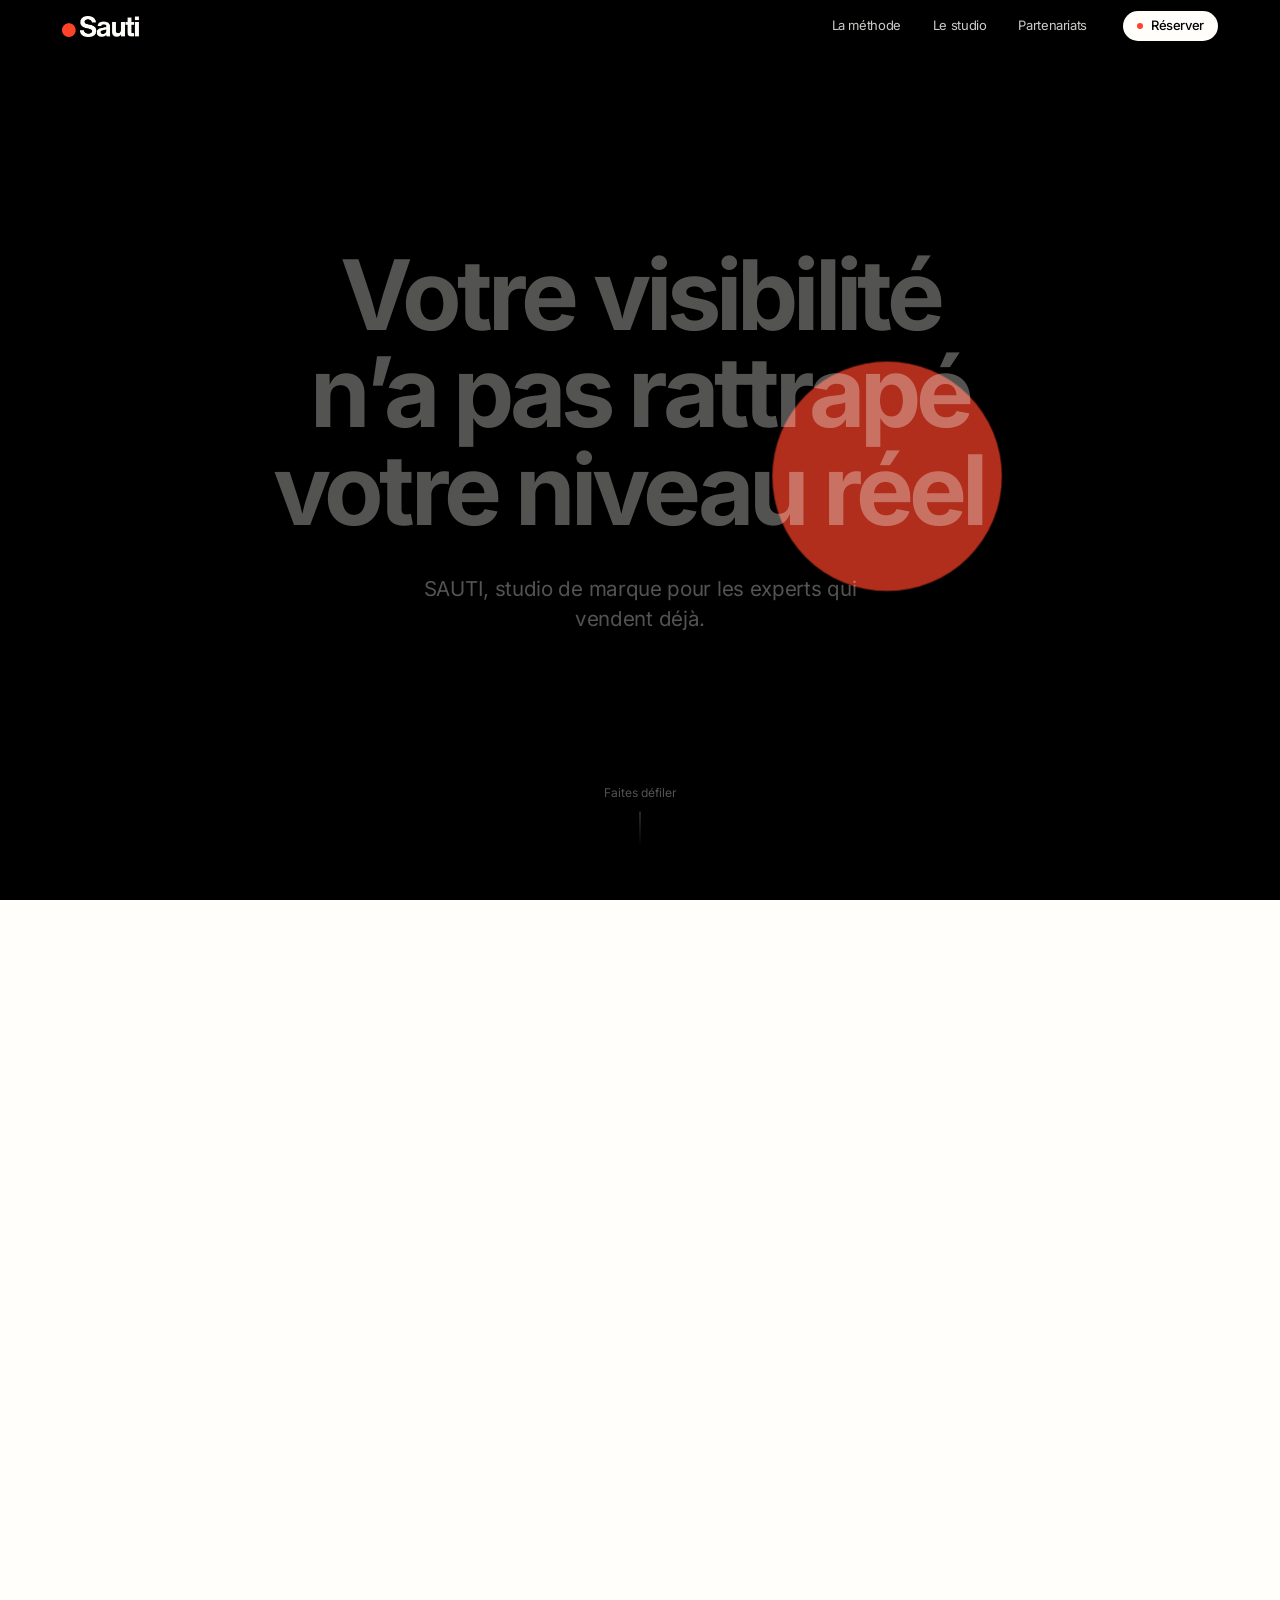
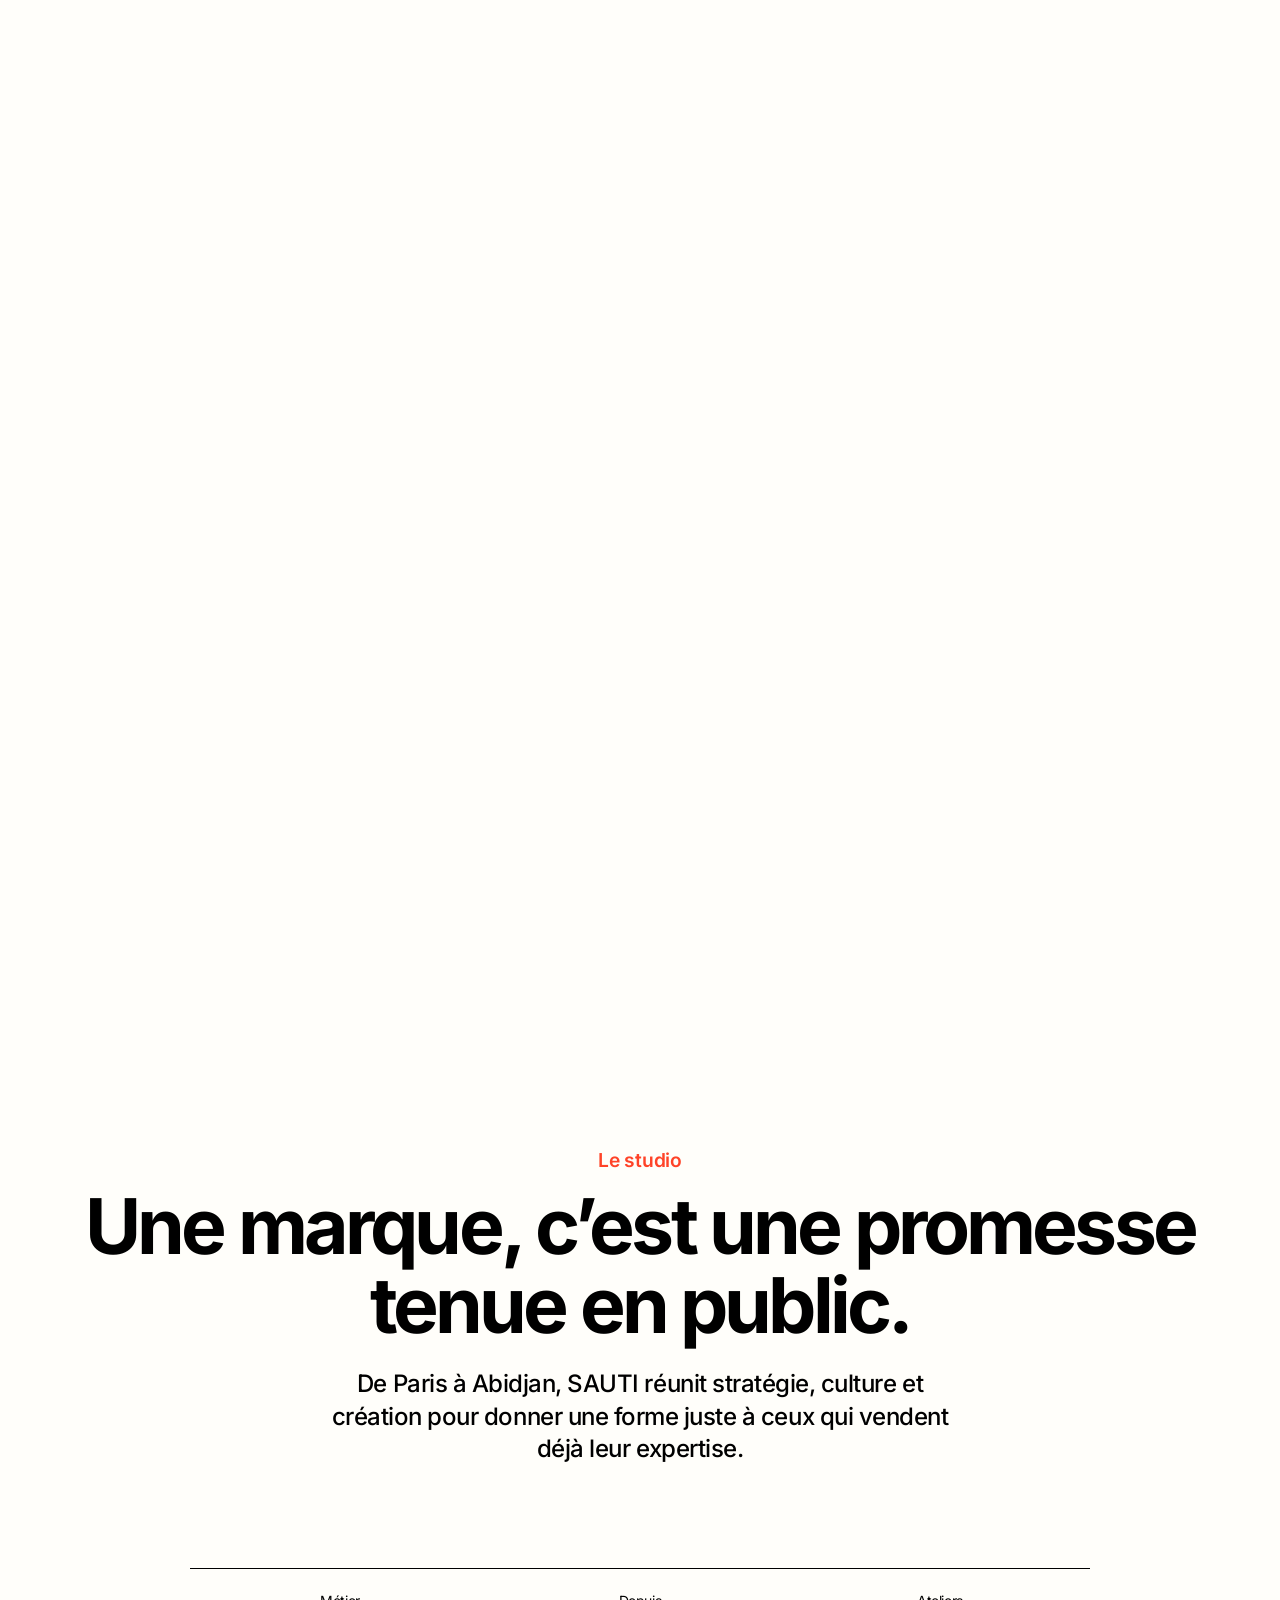
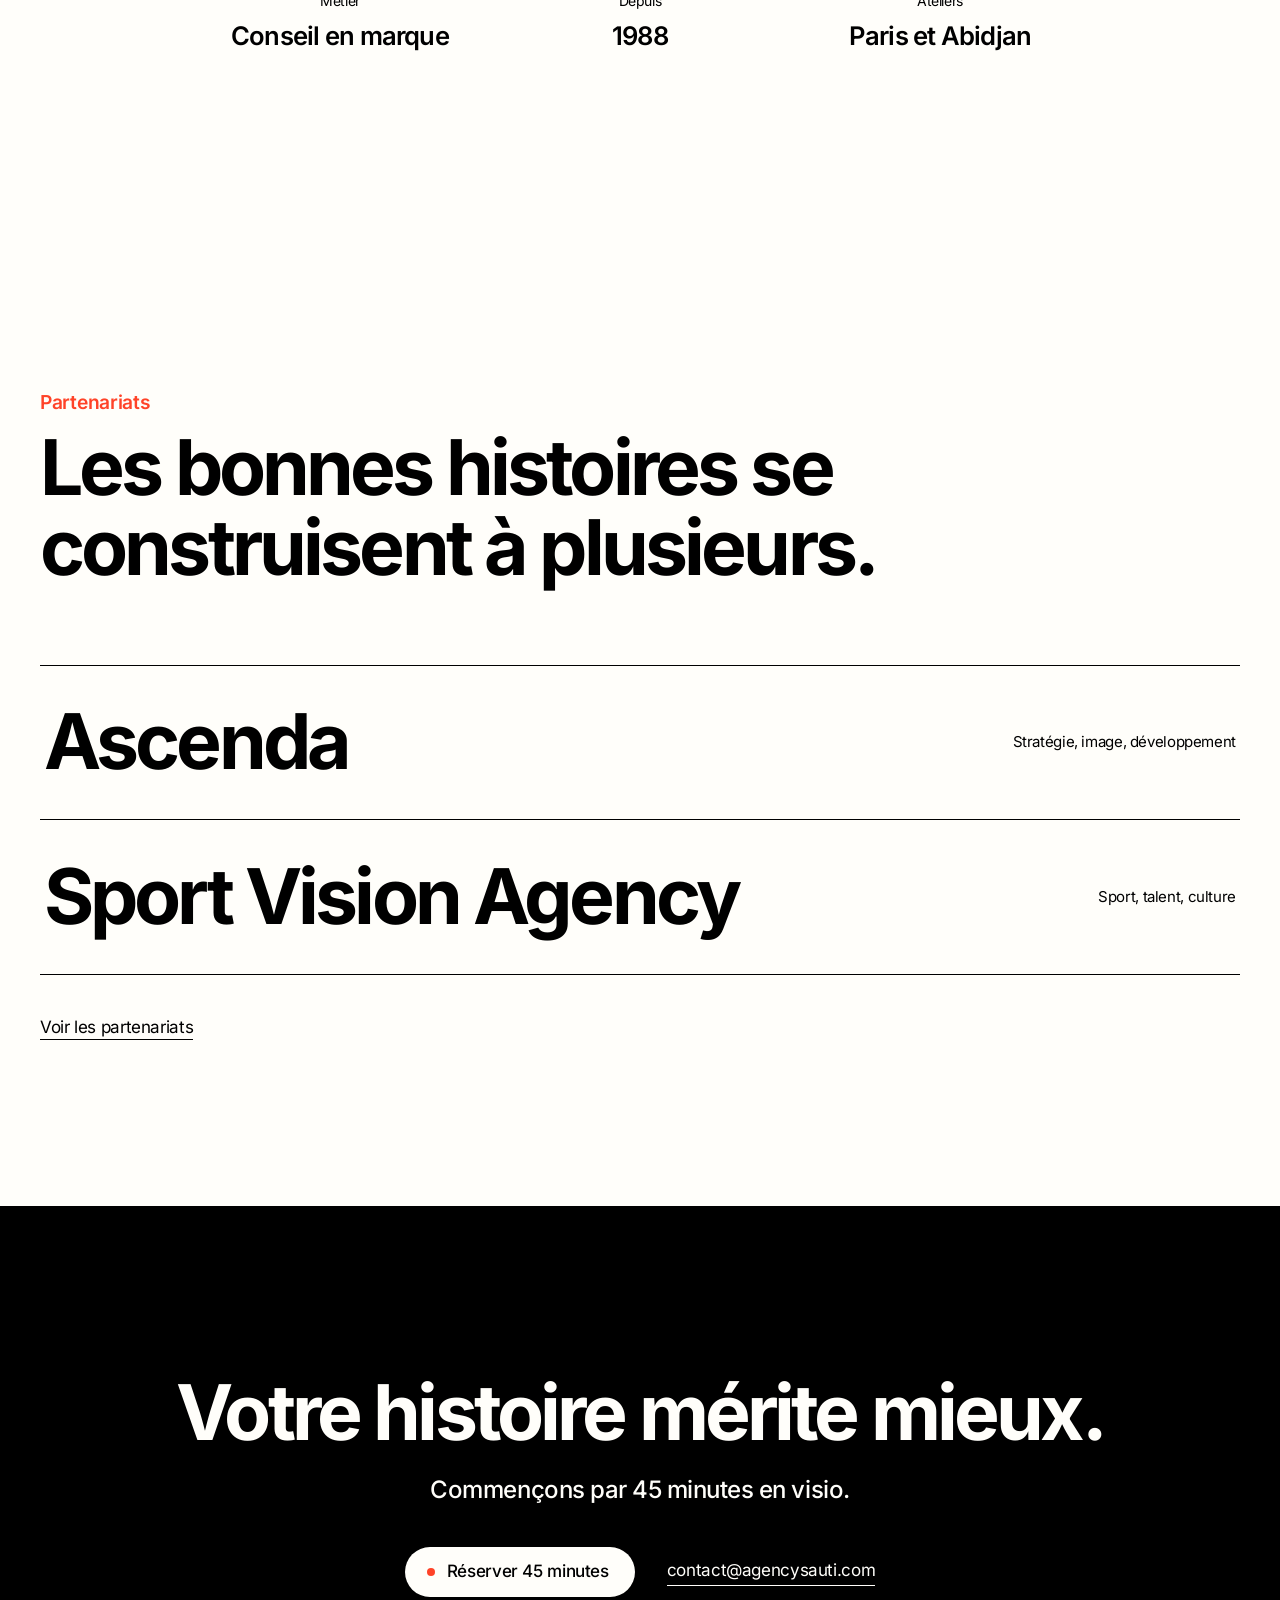
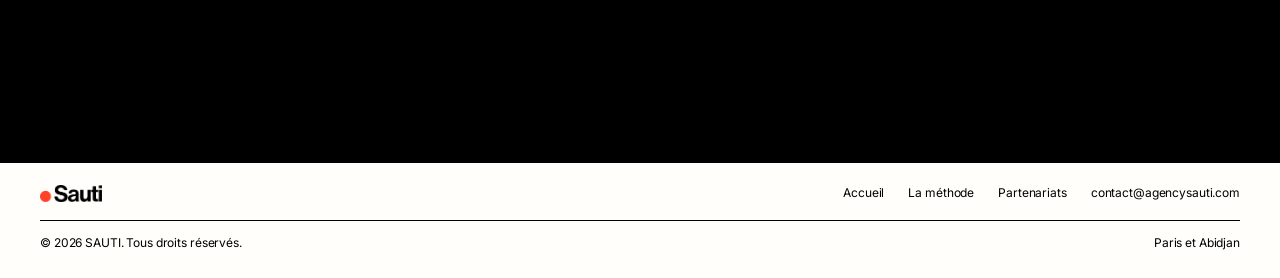
<file: index.html>
<!doctype html>
<html lang="fr">
<head>
<meta charset="utf-8">
<meta name="viewport" content="width=device-width,initial-scale=1,viewport-fit=cover">
<title>SAUTI, studio de marque à Paris et Abidjan</title>
<meta name="description" content="SAUTI aide les consultants, coachs, formateurs et indépendants qui vendent déjà à rendre leur image en ligne aussi forte que leur niveau réel.">
<meta name="theme-color" content="#000000">
<meta property="og:type" content="website">
<meta property="og:title" content="SAUTI, studio de marque">
<meta property="og:description" content="Votre visibilité n’a pas rattrapé votre niveau réel. SAUTI comble l’écart.">
<meta property="og:image" content="og-image.jpg">
<link rel="icon" href="favicon.png" type="image/png">
<link rel="apple-touch-icon" href="apple-touch-icon.png">
<link rel="preload" as="font" type="font/woff2" href="inter-700.woff2" crossorigin>
<link rel="preload" as="font" type="font/woff2" href="inter-600.woff2" crossorigin>
<link rel="stylesheet" href="style.css">
<script>if(!matchMedia('(prefers-reduced-motion: reduce)').matches)document.documentElement.classList.add('motion')</script>
</head>
<body>
<a class="skip" href="#contenu">Aller au contenu</a>
<header class="nav is-clear" id="nav">
  <div class="nav-in">
    <a class="brand" href="index.html" aria-label="SAUTI, accueil">
      <img class="on-dark" src="logo-cream.png" width="565" height="155" alt="">
      <img class="on-light" src="logo-dark.png" width="565" height="155" alt="">
    </a>
    <nav class="links" aria-label="Navigation principale">
      <a href="#methode">La méthode</a>
      <a href="#studio">Le studio</a>
      <a href="partenariats.html">Partenariats</a>
    </nav>
    <a class="nav-cta" href="#contact"><span>Réserver</span></a>
    <button class="burger" id="burger" type="button" aria-expanded="false" aria-controls="menu" aria-label="Ouvrir le menu"><i></i><i></i></button>
  </div>
</header>
<div class="menu" id="menu" aria-label="Menu">
  <a href="#methode">La méthode</a>
  <a href="#studio">Le studio</a>
  <a href="partenariats.html">Partenariats</a>
  <a href="#contact">Contact</a>
  <a class="menu-cta" href="mailto:contact@agencysauti.com?subject=R%C3%A9server%2045%20minutes%20avec%20SAUTI">Réserver 45 minutes</a>
</div>

<main id="contenu">
  <section class="story" id="story" data-nav="dark" aria-label="L’histoire SAUTI">
    <div class="stage" id="stage">
      <div class="fx grid-l" id="gridL" aria-hidden="true"></div>
      <div class="fx grid-d" id="gridD" aria-hidden="true"></div>
      <div class="fx rings" id="rings" aria-hidden="true"><svg viewBox="0 0 100 100"><circle cx="50" cy="50" r="49"/><circle cx="50" cy="50" r="40"/><circle cx="58" cy="44" r="31"/></svg></div>
      <div class="dot" id="dot" aria-hidden="true"></div>

      <div class="scene s-intro" data-scene="intro">
        <h1><span class="ln">Votre visibilité</span> <span class="ln">n’a pas rattrapé</span> <span class="ln">votre niveau réel<span class="anchor period" data-anchor="intro" aria-hidden="true"></span><span class="sr">.</span></span></h1>
        <p class="intro-sub">SAUTI, studio de marque pour les experts qui vendent déjà.</p>
        <p class="hint" aria-hidden="true">Faites défiler</p>
      </div>

      <div class="scene s-red" data-scene="red">
        <div class="lines">
          <p class="line" data-line="1">Vous vendez bien, par recommandation.</p>
          <p class="line" data-line="2">Mais en ligne, votre nom ne dit rien.</p>
        </div>
      </div>

      <div class="scene s-who" data-scene="who">
        <div class="who">
          <div>
            <h2>Pour qui c’est fait&nbsp;?</h2>
            <p class="who-note"><b>Vous vendez déjà.</b> Souvent 3&nbsp;000&nbsp;€ et plus par mission. Il manque une image à la hauteur.</p>
          </div>
          <ul class="who-list">
            <li><span class="anchor mark" data-anchor="who"></span>Consultants</li>
            <li><span class="anchor mark" data-anchor="who"></span>Freelances</li>
            <li><span class="anchor mark" data-anchor="who"></span>Coachs</li>
            <li><span class="anchor mark" data-anchor="who"></span>Formateurs</li>
            <li><span class="anchor mark" data-anchor="who"></span>Solopreneurs</li>
          </ul>
        </div>
      </div>

      <div class="scene s-method" data-scene="method" id="methode">
        <div class="method">
          <div>
            <h2>La méthode.</h2>
            <div class="st-wrap">
              <div class="st"><span class="k">Étape 1 sur 6</span><h3>Diagnostic</h3><p>On mesure l’écart entre votre niveau réel et ce que l’on voit de vous en ligne.</p></div>
              <div class="st"><span class="k">Étape 2 sur 6</span><h3>Message et voix</h3><p>Ce que vous faites, pour qui, et pourquoi vous. Avec vos mots.</p></div>
              <div class="st"><span class="k">Étape 3 sur 6</span><h3>Construction</h3><p>Identité, site, supports. Chaque élément porte ce message.</p></div>
              <div class="st"><span class="k">Étape 4 sur 6</span><h3>Production et diffusion</h3><p>Images, films, contenus. Publiés là où vos futurs clients vous cherchent.</p></div>
              <div class="st"><span class="k">Étape 5 sur 6</span><h3>Mesure</h3><p>On suit ce qui fonctionne. On corrige ce qui ne fonctionne pas.</p></div>
              <div class="st"><span class="k">Étape 6 sur 6</span><h3>Conversion</h3><p>La visibilité vous amène les bonnes personnes.</p></div>
            </div>
          </div>
          <div class="wheel" aria-hidden="true">
            <svg viewBox="0 0 200 200" id="wheel"></svg>
            <div class="hub"><span class="anchor" data-anchor="hub"></span><span>Sauti</span></div>
          </div>
        </div>
      </div>

      <div class="scene s-call" data-scene="call">
        <h2>On en parle&nbsp;?</h2>
        <p>45 minutes en visio pour regarder votre situation et voir si SAUTI est la bonne réponse.</p>
        <a class="pill ink" href="mailto:contact@agencysauti.com?subject=R%C3%A9server%2045%20minutes%20avec%20SAUTI"><span class="bdot anchor" data-anchor="call"></span>Réserver 45 minutes</a>
      </div>

      <div class="scene s-end" data-scene="end">
        <div class="endmark">
          <span class="anchor" data-anchor="end"></span>
          <img src="logo-word-dark.png" width="434" height="155" alt="SAUTI">
        </div>
        <p class="end-meta"><span>Brand specialist consulting</span><span>Paris et Abidjan</span></p>
      </div>
    </div>
  </section>

  <section class="sec white center" id="studio" data-nav="light" aria-labelledby="studio-t">
    <div class="sec-in">
      <p class="kicker">Le studio</p>
      <h2 class="big" id="studio-t">Une marque, c’est une promesse tenue en public.</h2>
      <p class="lead">De Paris à Abidjan, SAUTI réunit stratégie, culture et création pour donner une forme juste à ceux qui vendent déjà leur expertise.</p>
      <dl class="facts">
        <div><dt>Métier</dt><dd>Conseil en marque</dd></div>
        <div><dt>Depuis</dt><dd>1988</dd></div>
        <div><dt>Ateliers</dt><dd>Paris et Abidjan</dd></div>
      </dl>
    </div>
  </section>

  <section class="sec grey" data-nav="light" aria-labelledby="part-t">
    <div class="sec-in">
      <p class="kicker">Partenariats</p>
      <h2 class="big" id="part-t">Les bonnes histoires se construisent à plusieurs.</h2>
      <div class="p-rows">
        <a class="p-row" href="partenariats.html#ascenda"><span class="name">Ascenda</span><span class="role">Stratégie, image, développement</span></a>
        <a class="p-row" href="partenariats.html#sport-vision-agency"><span class="name">Sport Vision Agency</span><span class="role">Sport, talent, culture</span></a>
      </div>
      <p class="sec-foot"><a class="link" href="partenariats.html">Voir les partenariats</a></p>
    </div>
  </section>

  <section class="sec dark center" id="contact" data-nav="dark" aria-labelledby="cta-t">
    <div class="sec-in">
      <h2 class="big" id="cta-t">Votre histoire mérite mieux.</h2>
      <p class="lead">Commençons par 45 minutes en visio.</p>
      <div class="cta-actions">
        <a class="pill cream" href="mailto:contact@agencysauti.com?subject=R%C3%A9server%2045%20minutes%20avec%20SAUTI"><span class="bdot"></span>Réserver 45 minutes</a>
        <a class="link" href="mailto:contact@agencysauti.com">contact@agencysauti.com</a>
      </div>
    </div>
  </section>
</main>

<footer class="foot" data-nav="light">
  <div class="foot-in">
    <div class="foot-top">
      <a href="index.html" aria-label="SAUTI, accueil"><img src="logo-dark.png" width="565" height="155" alt="SAUTI" loading="lazy"></a>
      <div class="foot-links"><a href="index.html">Accueil</a><a href="#methode">La méthode</a><a href="partenariats.html">Partenariats</a><a href="mailto:contact@agencysauti.com">contact@agencysauti.com</a></div>
    </div>
    <div class="foot-bot"><span>© <span class="year">2026</span> SAUTI. Tous droits réservés.</span><span>Paris et Abidjan</span></div>
  </div>
</footer>
<script src="script.js" defer></script>
</body>
</html>
</file>
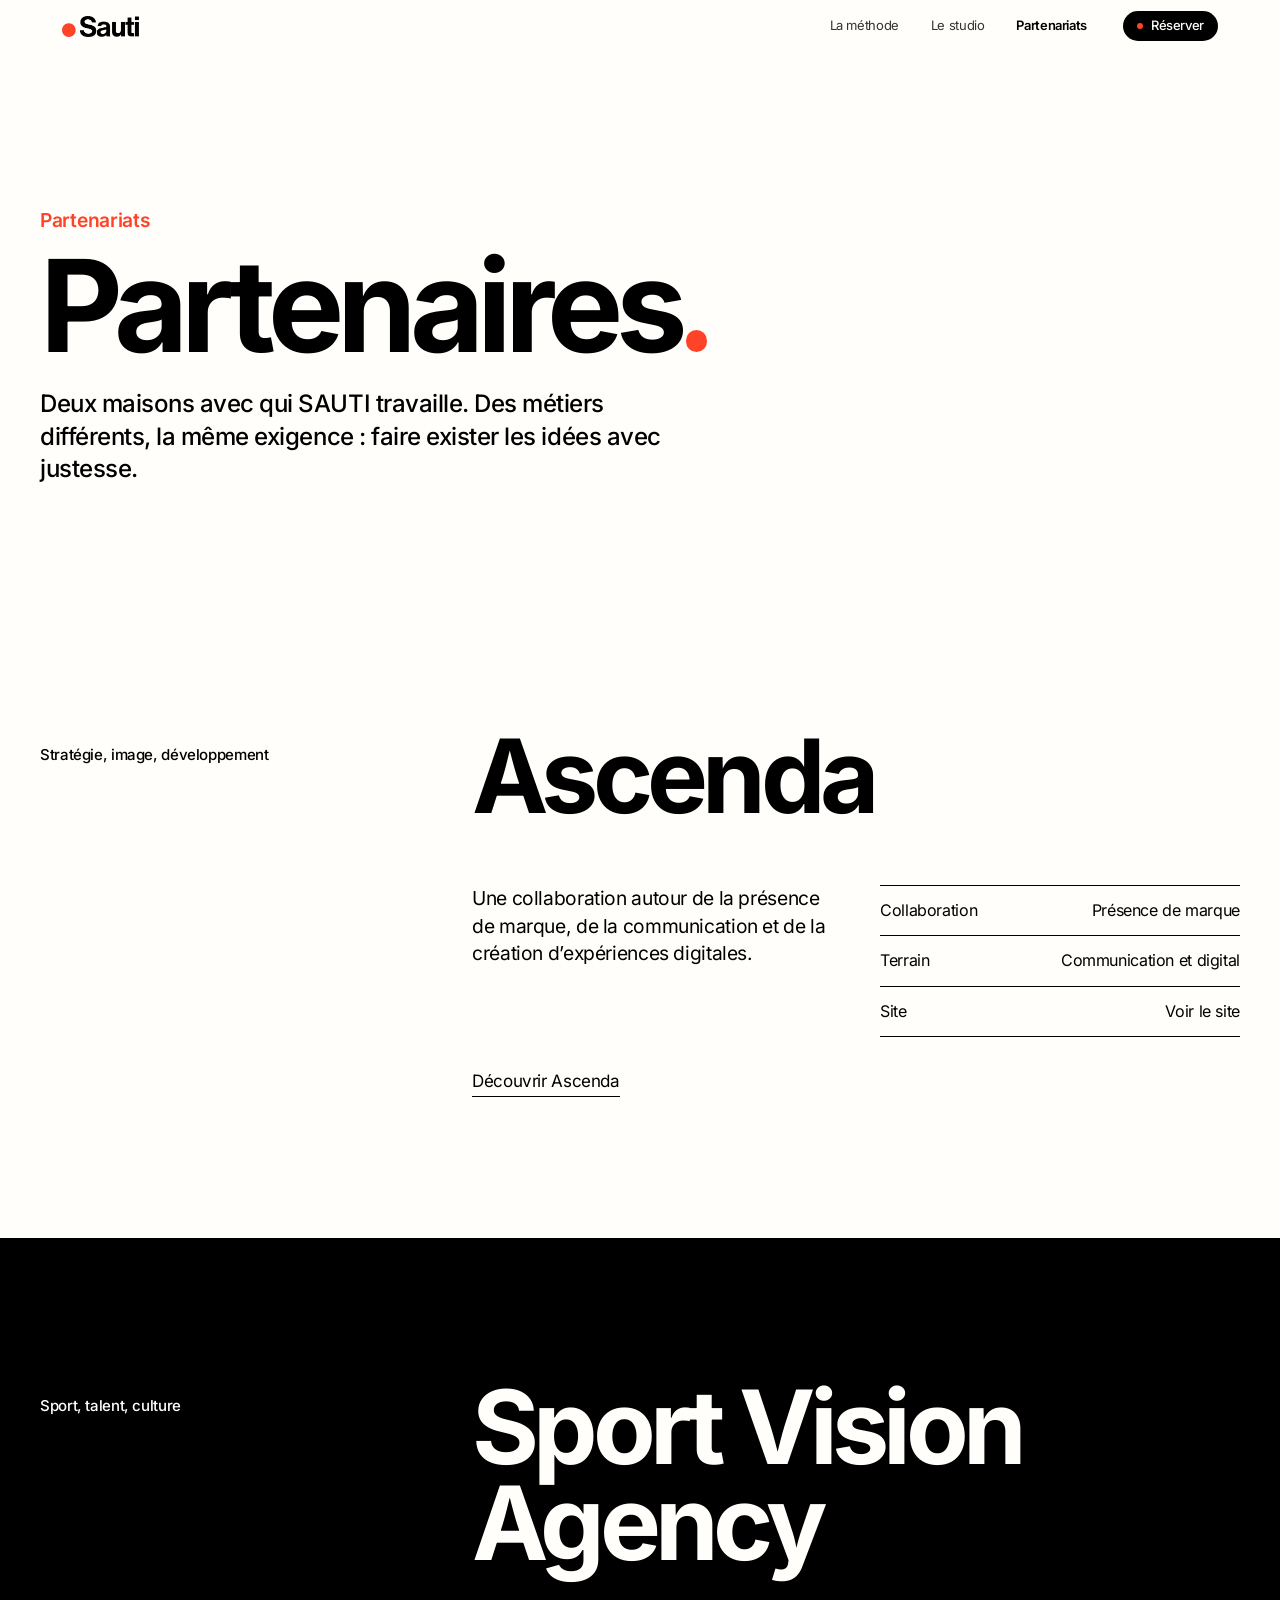
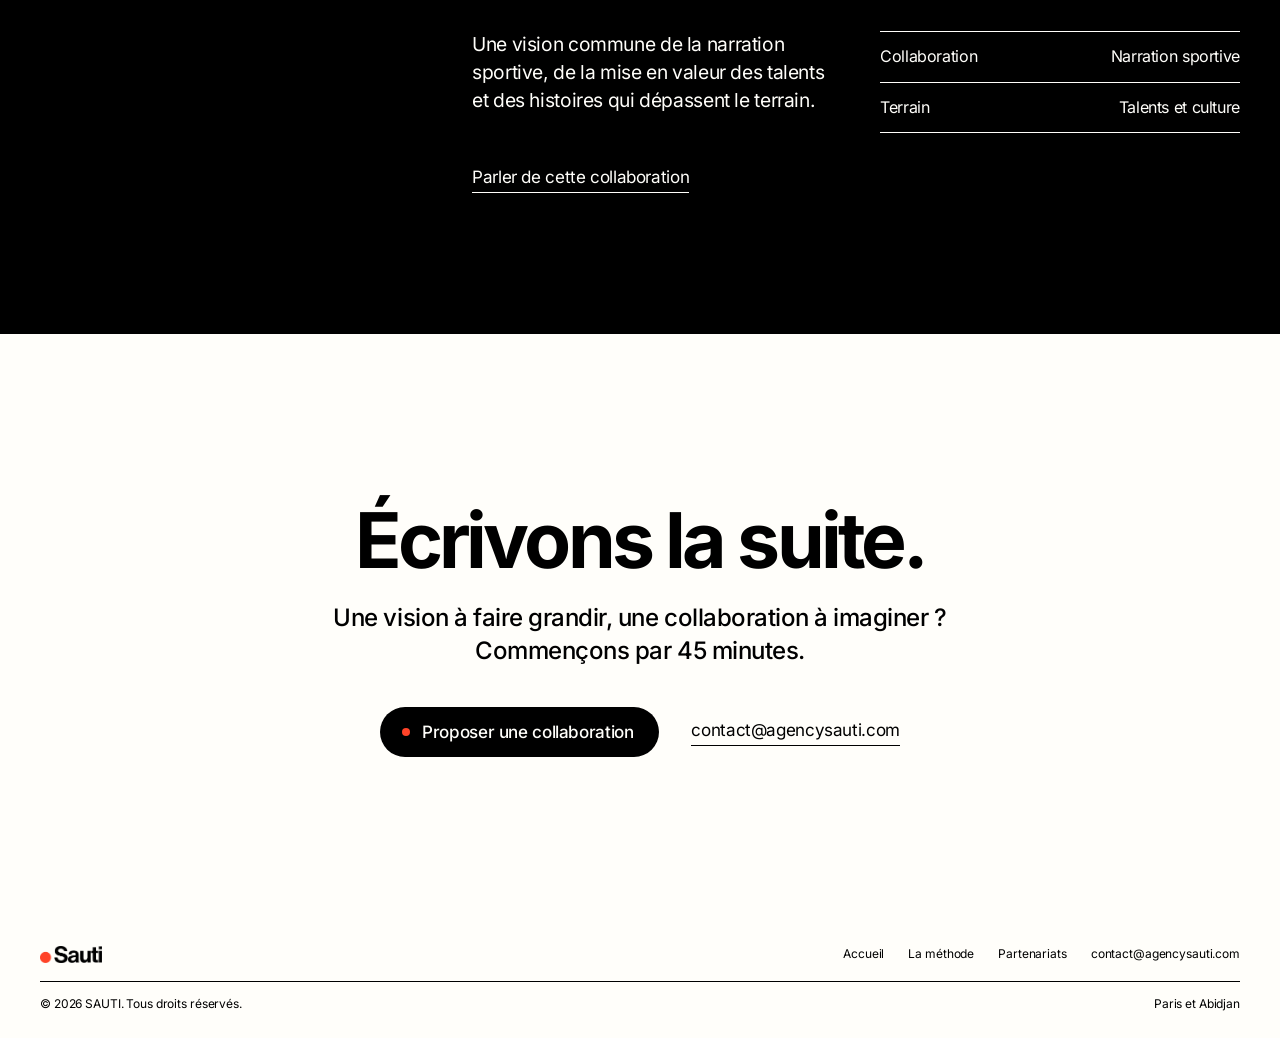
<file: partenariats.html>
<!doctype html>
<html lang="fr">
<head>
<meta charset="utf-8">
<meta name="viewport" content="width=device-width,initial-scale=1,viewport-fit=cover">
<title>Partenariats SAUTI</title>
<meta name="description" content="Les partenaires de SAUTI : Ascenda et Sport Vision Agency.">
<meta name="theme-color" content="#fffefa">
<meta property="og:type" content="website">
<meta property="og:title" content="Partenariats SAUTI">
<meta property="og:image" content="og-image.jpg">
<link rel="icon" href="favicon.png" type="image/png">
<link rel="apple-touch-icon" href="apple-touch-icon.png">
<link rel="preload" as="font" type="font/woff2" href="inter-700.woff2" crossorigin>
<link rel="stylesheet" href="style.css">
</head>
<body>
<a class="skip" href="#contenu">Aller au contenu</a>
<header class="nav is-light" id="nav">
  <div class="nav-in">
    <a class="brand" href="index.html" aria-label="SAUTI, accueil">
      <img class="on-dark" src="logo-cream.png" width="565" height="155" alt="">
      <img class="on-light" src="logo-dark.png" width="565" height="155" alt="">
    </a>
    <nav class="links" aria-label="Navigation principale">
      <a href="index.html#methode">La méthode</a>
      <a href="index.html#studio">Le studio</a>
      <a href="partenariats.html" aria-current="page">Partenariats</a>
    </nav>
    <a class="nav-cta" href="#contact"><span>Réserver</span></a>
    <button class="burger" id="burger" type="button" aria-expanded="false" aria-controls="menu" aria-label="Ouvrir le menu"><i></i><i></i></button>
  </div>
</header>
<div class="menu" id="menu" aria-label="Menu">
  <a href="index.html#methode">La méthode</a>
  <a href="index.html#studio">Le studio</a>
  <a href="partenariats.html" aria-current="page">Partenariats</a>
  <a href="#contact">Contact</a>
  <a class="menu-cta" href="mailto:contact@agencysauti.com?subject=R%C3%A9server%2045%20minutes%20avec%20SAUTI">Réserver 45 minutes</a>
</div>

<main id="contenu">
  <section class="p-hero" data-nav="light">
    <div class="sec-in">
      <p class="kicker">Partenariats</p>
      <h1>Partenaires<span class="anchor" aria-hidden="true"></span></h1>
      <p class="lead" style="margin-left:0">Deux maisons avec qui SAUTI travaille. Des métiers différents, la même exigence : faire exister les idées avec justesse.</p>
    </div>
  </section>

  <section class="partner grey" id="ascenda" data-nav="light" aria-labelledby="ascenda-t">
    <div class="partner-grid">
      <p class="tag">Stratégie, image, développement</p>
      <div>
        <h2 id="ascenda-t">Ascenda</h2>
        <div class="partner-cols">
          <p>Une collaboration autour de la présence de marque, de la communication et de la création d’expériences digitales.</p>
          <dl>
            <div><dt>Collaboration</dt><dd>Présence de marque</dd></div>
            <div><dt>Terrain</dt><dd>Communication et digital</dd></div>
            <div><dt>Site</dt><dd><a href="https://ascenda-management.com/" target="_blank" rel="noopener">Voir le site</a></dd></div>
          </dl>
        </div>
        <a class="link" href="https://ascenda-management.com/" target="_blank" rel="noopener">Découvrir Ascenda</a>
      </div>
    </div>
  </section>

  <section class="partner dark" id="sport-vision-agency" data-nav="dark" aria-labelledby="sva-t">
    <div class="partner-grid">
      <p class="tag">Sport, talent, culture</p>
      <div>
        <h2 id="sva-t">Sport Vision Agency</h2>
        <div class="partner-cols">
          <p>Une vision commune de la narration sportive, de la mise en valeur des talents et des histoires qui dépassent le terrain.</p>
          <dl>
            <div><dt>Collaboration</dt><dd>Narration sportive</dd></div>
            <div><dt>Terrain</dt><dd>Talents et culture</dd></div>
          </dl>
        </div>
        <a class="link" href="mailto:contact@agencysauti.com?subject=Sport%20Vision%20Agency%20et%20SAUTI">Parler de cette collaboration</a>
      </div>
    </div>
  </section>

  <section class="sec white center" id="contact" data-nav="light" aria-labelledby="cta-t">
    <div class="sec-in">
      <h2 class="big" id="cta-t">Écrivons la suite.</h2>
      <p class="lead">Une vision à faire grandir, une collaboration à imaginer ? Commençons par 45 minutes.</p>
      <div class="cta-actions">
        <a class="pill ink" href="mailto:contact@agencysauti.com?subject=Collaboration%20avec%20SAUTI"><span class="bdot"></span>Proposer une collaboration</a>
        <a class="link" href="mailto:contact@agencysauti.com">contact@agencysauti.com</a>
      </div>
    </div>
  </section>
</main>

<footer class="foot" data-nav="light">
  <div class="foot-in">
    <div class="foot-top">
      <a href="index.html" aria-label="SAUTI, accueil"><img src="logo-dark.png" width="565" height="155" alt="SAUTI" loading="lazy"></a>
      <div class="foot-links"><a href="index.html">Accueil</a><a href="index.html#methode">La méthode</a><a href="partenariats.html">Partenariats</a><a href="mailto:contact@agencysauti.com">contact@agencysauti.com</a></div>
    </div>
    <div class="foot-bot"><span>© <span class="year">2026</span> SAUTI. Tous droits réservés.</span><span>Paris et Abidjan</span></div>
  </div>
</footer>
<script src="script.js" defer></script>
</body>
</html>
</file>
<file: style.css>
@font-face{font-family:"Inter";font-style:normal;font-weight:400;font-display:swap;src:url("inter-400.woff2") format("woff2")}
@font-face{font-family:"Inter";font-style:normal;font-weight:500;font-display:swap;src:url("inter-500.woff2") format("woff2")}
@font-face{font-family:"Inter";font-style:normal;font-weight:600;font-display:swap;src:url("inter-600.woff2") format("woff2")}
@font-face{font-family:"Inter";font-style:normal;font-weight:700;font-display:swap;src:url("inter-700.woff2") format("woff2")}
:root{
  --char:#000000;
  --red:#ff4328;
  --cream:#fffefa;
  --ink:#000000;
  --grey:#fffefa;
  --white:#fffefa;
  --orange:#ff4328;
  --sub:#000000;
  --sub-d:#fffefa;
  --line:#000000;
  --pad:max(22px,env(safe-area-inset-left));
  --max:1200px;
  --nav:52px;
  --ease:cubic-bezier(.22,.8,.2,1);
  --font:-apple-system,BlinkMacSystemFont,"SF Pro Display","SF Pro Text","Inter","Helvetica Neue",Arial,sans-serif;
}
*,*::before,*::after{box-sizing:border-box}
html{-webkit-text-size-adjust:100%;scroll-padding-top:var(--nav)}
body{margin:0;background:var(--white);color:var(--ink);font-family:var(--font);font-size:17px;line-height:1.47;letter-spacing:-.022em;-webkit-font-smoothing:antialiased;-moz-osx-font-smoothing:grayscale;text-rendering:optimizeLegibility;overflow-x:clip}
body.menu-open{overflow:hidden}
img{display:block;max-width:100%}
a{color:inherit;text-decoration:none}
button{font:inherit;color:inherit;background:none;border:0;padding:0;cursor:pointer}
h1,h2,h3,p,ul,ol{margin:0}
ul,ol{padding:0;list-style:none}
:focus-visible{outline:2px solid var(--orange);outline-offset:4px;border-radius:4px}
.skip{position:absolute;left:12px;top:-60px;z-index:100;background:var(--ink);color:var(--white);padding:10px 16px;font-size:15px;border-radius:8px}
.skip:focus{top:12px}
.sr{position:absolute;width:1px;height:1px;overflow:hidden;clip:rect(0 0 0 0);white-space:nowrap}

.nav{position:fixed;inset:0 0 auto;z-index:60;height:var(--nav);color:var(--cream);transition:color .4s var(--ease),background-color .4s var(--ease)}
.nav::after{content:"";position:absolute;inset:auto 0 0;height:1px;background:currentColor;opacity:0;transition:opacity .4s}
.nav.is-scrolled{background:rgba(0,0,0,.82);-webkit-backdrop-filter:saturate(180%) blur(20px);backdrop-filter:saturate(180%) blur(20px)}
.nav.is-scrolled::after{opacity:.1}
.nav.is-light{color:var(--ink)}
.nav.is-light.is-scrolled{background:rgba(255,254,250,.86)}
.nav.is-clear,.nav.is-clear.is-scrolled,.nav.is-light.is-clear.is-scrolled{background:transparent;-webkit-backdrop-filter:none;backdrop-filter:none}
.nav.is-clear::after{opacity:0}
.nav-in{max-width:var(--max);height:100%;margin:0 auto;padding:0 var(--pad);display:flex;align-items:center;gap:36px}
.brand{position:relative;display:block;width:77px;height:21px;flex:none}
.brand img{position:absolute;inset:0;width:100%;height:100%;object-fit:contain;object-position:left center;transition:opacity .4s var(--ease)}
.brand .on-light{opacity:0}
.is-light .brand .on-light{opacity:1}
.is-light .brand .on-dark{opacity:0}
.links{display:flex;gap:32px;margin-left:auto;font-size:13px}
.links a{opacity:.8;transition:opacity .2s}
.links a:hover,.links a[aria-current=page]{opacity:1}
.links a[aria-current=page]{font-weight:600}
.nav-cta{display:inline-flex;align-items:center;gap:8px;height:30px;padding:0 14px;border-radius:15px;background:currentColor;font-size:13px;font-weight:500}
.nav-cta span{color:var(--char)}
.is-light .nav-cta span{color:var(--white)}
.nav-cta::before{content:"";width:6px;height:6px;border-radius:50%;background:var(--orange)}
.burger{display:none;width:44px;height:44px;margin-left:auto;margin-right:-12px;position:relative}
.burger i{position:absolute;left:13px;right:13px;height:1.5px;background:currentColor;transition:transform .4s var(--ease),top .4s var(--ease)}
.burger i:first-child{top:18px}
.burger i:last-child{top:25px}
.burger[aria-expanded=true] i:first-child{top:21.5px;transform:rotate(45deg)}
.burger[aria-expanded=true] i:last-child{top:21.5px;transform:rotate(-45deg)}
.menu{position:fixed;inset:0;z-index:55;background:var(--char);color:var(--cream);padding:calc(var(--nav) + 28px) var(--pad) 36px;display:flex;flex-direction:column;visibility:hidden;opacity:0;transition:opacity .35s var(--ease),visibility 0s linear .35s}
.menu-open .menu{visibility:visible;opacity:1;transition:opacity .35s var(--ease)}
.menu a{font-size:32px;font-weight:600;letter-spacing:-.035em;padding:10px 0;transform:translateY(-8px);opacity:0;transition:transform .45s var(--ease),opacity .45s var(--ease)}
.menu-open .menu a{transform:none;opacity:1}
.menu-open .menu a:nth-child(2){transition-delay:.04s}
.menu-open .menu a:nth-child(3){transition-delay:.08s}
.menu-open .menu a:nth-child(4){transition-delay:.12s}
.menu .menu-cta{margin-top:auto;font-size:19px;display:flex;align-items:center;gap:12px;letter-spacing:-.01em}
.menu .menu-cta::before{content:"";width:9px;height:9px;border-radius:50%;background:var(--orange)}
.menu-open .nav{color:var(--cream);background:transparent;-webkit-backdrop-filter:none;backdrop-filter:none}
.menu-open .nav::after{opacity:0}
.menu-open .nav .brand .on-light{opacity:0}
.menu-open .nav .brand .on-dark{opacity:1}

.pill{display:inline-flex;align-items:center;justify-content:center;gap:12px;height:50px;padding:0 26px 0 22px;border-radius:25px;font-size:17px;font-weight:500;white-space:nowrap;transition:transform .3s var(--ease),background-color .3s}
.pill:active{transform:scale(.97)}
.pill.ink{background:var(--ink);color:var(--white)}
.pill.ink:hover{background:var(--ink)}
.pill.cream{background:var(--cream);color:var(--ink)}
.pill.cream:hover{background:var(--white)}
.pill .bdot{width:8px;height:8px;border-radius:50%;background:var(--orange);flex:none}
.link{color:inherit;font-size:17px;white-space:nowrap;border-bottom:1px solid currentColor;padding-bottom:2px;transition:opacity .2s}
.link:hover{opacity:.65}

.story{position:relative;color:var(--cream)}
.stage{position:relative}
.dot,.fx{display:none}
.scene{position:relative;min-height:100svh;display:flex;align-items:center;justify-content:center;padding:calc(var(--nav) + 48px) var(--pad) 72px;background:var(--bg,var(--char));color:var(--fg,var(--cream))}
.s-intro{--bg:var(--char)}
.s-red{--bg:var(--red);--fg:var(--white)}
.s-who{--bg:var(--char)}
.s-method{--bg:var(--cream);--fg:var(--ink)}
.s-call{--bg:var(--cream);--fg:var(--ink)}
.s-end{--bg:var(--cream);--fg:var(--ink)}
.anchor{display:inline-block;border-radius:50%;background:var(--orange)}

.s-intro{flex-direction:column;text-align:center}
.s-intro h1{font-size:clamp(42px,7.6vw,112px);line-height:1;letter-spacing:-.05em;font-weight:700;max-width:12ch}
.s-intro h1 .ln{display:block}
.s-intro .period{width:.19em;height:.19em;margin-left:.05em;vertical-align:baseline}
.s-intro .intro-sub{margin-top:clamp(24px,3vw,36px);font-size:clamp(17px,1.6vw,21px);color:var(--sub-d);letter-spacing:-.015em;max-width:34ch}
.hint{position:absolute;left:50%;bottom:28px;transform:translateX(-50%);display:flex;flex-direction:column;align-items:center;gap:10px;font-size:12px;color:var(--sub-d);letter-spacing:0}
.hint::after{content:"";width:1px;height:36px;background:linear-gradient(currentColor,transparent);animation:drip 2.2s var(--ease) infinite}
@keyframes drip{0%{transform:scaleY(0);transform-origin:top}45%{transform:scaleY(1);transform-origin:top}55%{transform:scaleY(1);transform-origin:bottom}100%{transform:scaleY(0);transform-origin:bottom}}

.s-red{text-align:left}
.s-red .lines{position:relative;width:min(100%,1000px)}
.s-red .line{font-size:clamp(40px,6.6vw,96px);line-height:1.02;letter-spacing:-.048em;font-weight:600}
.s-red .line+.line{margin-top:.6em}

.s-who .who{width:min(100%,var(--max));display:grid;grid-template-columns:1fr 1fr;gap:40px 64px;align-items:center}
.s-who h2{font-size:clamp(44px,6.4vw,92px);line-height:.98;letter-spacing:-.05em;font-weight:700}
.s-who .who-note{margin-top:28px;font-size:clamp(17px,1.5vw,20px);color:var(--sub-d);max-width:30ch}
.s-who .who-note b{color:var(--cream);font-weight:600}
.who-list li{display:flex;align-items:center;gap:22px;padding:clamp(10px,1.4vw,16px) 0;font-size:clamp(30px,3.8vw,54px);line-height:1.05;letter-spacing:-.04em;font-weight:600;transition:opacity .45s var(--ease),transform .45s var(--ease)}
.who-list .mark{width:14px;height:14px;flex:none}

.s-method{flex-direction:column}
.method{width:min(100%,var(--max));display:grid;grid-template-columns:5fr 6fr;gap:40px 64px;align-items:center}
.method h2{font-size:clamp(44px,6.4vw,92px);line-height:.98;letter-spacing:-.05em;font-weight:700}
.st-wrap{position:relative;margin-top:clamp(28px,4vw,48px)}
.st{padding:18px 0;border-top:1px solid var(--ink)}
.st .k{font-size:14px;font-weight:600;color:var(--red);font-variant-numeric:tabular-nums}
.st h3{margin-top:6px;font-size:clamp(26px,2.8vw,40px);line-height:1.05;letter-spacing:-.04em;font-weight:600}
.st p{margin-top:10px;font-size:clamp(16px,1.3vw,19px);line-height:1.45;color:var(--ink);max-width:36ch}
.wheel{position:relative;width:min(100%,560px);aspect-ratio:1;justify-self:center}
.wheel svg{position:absolute;inset:0;width:100%;height:100%;overflow:visible}
.wheel .track{fill:none;stroke:var(--ink);stroke-width:.6}
.wheel .seg{fill:none;stroke:var(--orange);stroke-width:13;stroke-linecap:butt}
.wheel .seg:nth-child(odd){stroke:var(--red)}
.hub{position:absolute;left:21%;top:21%;width:58%;aspect-ratio:1;display:grid;place-items:center}
.hub .anchor{position:absolute;inset:0}
.hub span{position:relative;font-size:clamp(22px,2.6vw,36px);font-weight:700;letter-spacing:-.04em;color:var(--ink)}
.wl{position:absolute;transform:translate(-50%,-50%);font-size:clamp(11px,1vw,14px);font-weight:500;white-space:nowrap;color:var(--ink);transition:color .4s var(--ease)}
.wl b{font-weight:600;margin-right:4px}

.s-call{flex-direction:column;text-align:center}
.s-call h2{font-size:clamp(56px,11vw,168px);line-height:.95;letter-spacing:-.06em;font-weight:700}
.s-call p{margin:24px 0 36px;font-size:clamp(17px,1.6vw,21px);color:var(--ink);max-width:32ch}

.s-end{flex-direction:column;text-align:center}
.endmark{position:relative;width:clamp(240px,42vw,600px);aspect-ratio:565/155}
.endmark img{position:absolute;left:23.186%;top:0;width:76.814%;height:100%}
.endmark .anchor{position:absolute;left:0;bottom:0;width:17.876%;aspect-ratio:1}
.end-meta{margin-top:clamp(28px,3.4vw,44px);display:flex;gap:28px;font-size:14px;color:var(--ink);letter-spacing:0}

.motion .story{height:var(--story,820svh)}
.motion .stage{position:sticky;top:0;height:100svh;overflow:hidden;background:var(--char)}
.motion .scene{position:absolute;inset:0;min-height:0;background:none;opacity:0;visibility:hidden;will-change:opacity,transform}
.motion .anchor{background:transparent}
.motion .anchor.landed{background:var(--orange)}
.motion .dot{display:block;position:absolute;left:0;top:0;width:600px;height:600px;margin:-300px 0 0 -300px;border-radius:50%;background:var(--orange);z-index:2;pointer-events:none;opacity:0;transition:opacity .9s var(--ease) .2s}
.motion.ready .dot{opacity:1}
.motion .scene{z-index:3}
.motion .s-red{z-index:3}
.motion .fx{display:block;position:absolute;inset:0;pointer-events:none;z-index:1}
.grid-l{background:none}
.grid-d{background:none}
.rings svg{position:absolute;right:-18vmin;bottom:-30vmin;width:90vmin;height:90vmin;fill:none;stroke:#fffefa;stroke-width:.6}
.motion .who-list li{color:transparent;-webkit-text-stroke:1px var(--cream)}
.motion .who-list li.on{color:var(--cream);-webkit-text-stroke:0;transform:translateX(6px)}
.motion .st-wrap{min-height:200px}
.motion .st{position:absolute;inset:0 0 auto;opacity:0;transform:translateY(14px);transition:opacity .45s var(--ease),transform .45s var(--ease)}
.motion .st.on{opacity:1;transform:none}
.motion .wl.on{color:var(--orange)}
.motion .s-intro h1 .ln{opacity:0;transform:translateY(.4em);transition:opacity 1s var(--ease),transform 1.1s var(--ease)}
.motion.ready .s-intro h1 .ln{opacity:1;transform:none}
.motion.ready .s-intro h1 .ln:nth-child(2){transition-delay:.08s}
.motion.ready .s-intro h1 .ln:nth-child(3){transition-delay:.16s}
.motion .intro-sub{opacity:0;transition:opacity 1s var(--ease) .5s}
.motion.ready .intro-sub{opacity:1}
.measuring .scene,.measuring .scene *{transform:none!important;transition:none!important}
.motion .s-red .line{position:absolute;left:0;top:50%;margin:0;transform:translateY(-50%)}
.motion .s-red .lines{height:3.2em;font-size:clamp(40px,6.6vw,96px)}
.motion .s-red .line{font-size:1em}

.sec{padding:clamp(96px,13vw,170px) var(--pad)}
.sec-in{max-width:var(--max);margin:0 auto}
.center{text-align:center}
.white{background:var(--white)}
.grey{background:var(--grey)}
.dark{background:var(--char);color:var(--cream)}
.kicker{font-size:clamp(17px,1.5vw,21px);font-weight:600;color:var(--orange);letter-spacing:-.015em;margin-bottom:12px}
.big{font-size:clamp(40px,6vw,80px);line-height:1.04;letter-spacing:-.05em;font-weight:700}
.lead{margin:22px auto 0;max-width:40ch;font-size:clamp(19px,1.9vw,24px);line-height:1.35;letter-spacing:-.02em;color:var(--sub);font-weight:500}
.dark .lead{color:var(--sub-d)}
.studio-art{margin:clamp(56px,8vw,104px) auto 0;width:min(100%,760px)}
.studio-art img{width:100%;height:auto}
.facts{margin:clamp(64px,8vw,104px) auto 0;max-width:900px;display:grid;grid-template-columns:repeat(3,1fr);border-top:1px solid var(--line)}
.facts div{padding:22px 12px 0}
.facts dt{font-size:14px;color:var(--sub)}
.facts dd{margin:6px 0 0;font-size:clamp(21px,2vw,28px);font-weight:600;letter-spacing:-.03em}
.p-rows{margin-top:clamp(48px,6vw,80px);border-top:1px solid var(--line)}
.p-row{display:flex;justify-content:space-between;align-items:center;gap:24px;padding:clamp(24px,3vw,40px) 4px;border-bottom:1px solid var(--line)}
.p-row .name{font-size:clamp(36px,6vw,88px);line-height:1;letter-spacing:-.05em;font-weight:700;transition:transform .5s var(--ease)}
.p-row .name::after{content:"";display:inline-block;width:.16em;height:.16em;margin-left:.06em;border-radius:50%;background:var(--orange);transform:scale(0);transition:transform .45s var(--ease)}
.p-row:hover .name{transform:translateX(10px)}
.p-row:hover .name::after{transform:scale(1)}
.p-row .role{font-size:15px;color:var(--sub);text-align:right}
.sec-foot{margin-top:40px}
.cta-actions{margin-top:40px;display:flex;flex-wrap:wrap;gap:16px 32px;align-items:center;justify-content:center}

.foot{background:var(--grey);color:var(--sub);font-size:12px;line-height:1.4;letter-spacing:-.01em;padding:22px var(--pad) 26px}
.foot-in{max-width:var(--max);margin:0 auto}
.foot-top{display:flex;flex-wrap:wrap;align-items:center;justify-content:space-between;gap:16px;padding-bottom:18px;border-bottom:1px solid var(--line)}
.foot-top img{width:62px;height:auto}
.foot-links{display:flex;flex-wrap:wrap;gap:8px 24px}
.foot a:hover{color:var(--ink)}
.foot-bot{display:flex;flex-wrap:wrap;justify-content:space-between;gap:8px;padding-top:14px}

.p-hero{padding:calc(var(--nav) + clamp(80px,12vw,160px)) var(--pad) clamp(64px,8vw,112px);background:var(--white)}
.p-hero h1{font-size:clamp(52px,10vw,144px);line-height:.94;letter-spacing:-.055em;font-weight:700}
.p-hero h1 .anchor{width:.17em;height:.17em;margin-left:.04em}
.partner{padding:clamp(80px,11vw,150px) var(--pad)}
.partner-grid{max-width:var(--max);margin:0 auto;display:grid;grid-template-columns:4fr 8fr;gap:32px 48px;align-items:start}
.partner .tag{font-size:15px;font-weight:500;color:var(--sub);padding-top:16px}
.partner.dark .tag{color:var(--sub-d)}
.partner h2{font-size:clamp(48px,8vw,120px);line-height:.94;letter-spacing:-.055em;font-weight:700}
.partner-cols{margin-top:clamp(36px,5vw,60px);display:grid;grid-template-columns:1fr 1fr;gap:32px 48px}
.partner-cols p{font-size:clamp(18px,1.5vw,21px);line-height:1.45;max-width:38ch}
.partner-cols dl{margin:0;border-top:1px solid var(--line)}
.partner-cols dl div{display:flex;justify-content:space-between;gap:16px;padding:13px 0;border-bottom:1px solid var(--line);font-size:16px}
.dark .partner-cols dl,.dark .partner-cols dl div{border-color:var(--cream)}
.partner-cols dt{color:var(--sub)}
.dark .partner-cols dt{color:var(--sub-d)}
.partner-cols dd{margin:0;text-align:right}
.partner .link{display:inline-block;margin-top:32px}

@media (max-width:900px){
  .s-who .who,.method{grid-template-columns:1fr}
  .s-who .who{gap:28px}
  .method{gap:20px;align-content:center}
  .wheel{width:min(64vw,44svh);order:2}
  .method>div:first-child{display:contents}
  .method h2{order:1}
  .st-wrap{order:3;margin-top:0}
  .wl{display:none}
  .motion .st-wrap{min-height:150px}
  .facts{grid-template-columns:1fr}
  .facts div{padding:16px 0;border-bottom:1px solid var(--line)}
  .partner-grid,.partner-cols{grid-template-columns:1fr}
  .partner .tag{padding-top:0}
}
@media (max-width:820px){
  .links,.nav-cta{display:none}
  .burger{display:block}
}
@media (max-width:600px){
  .s-who h2,.method h2{font-size:clamp(40px,11vw,56px)}
  .who-list li{font-size:clamp(28px,8.4vw,40px);gap:16px;padding:8px 0}
  .who-list .mark{width:11px;height:11px}
  .s-who .who-note{margin-top:20px}
  .st h3{font-size:26px}
  .p-row{flex-direction:column;align-items:start;gap:8px}
  .p-row .role{text-align:left}
  .pill{width:100%}
  .cta-actions{flex-direction:column}
  .end-meta{flex-direction:column;gap:6px}
}
@media (prefers-reduced-motion:reduce){
  *,*::before,*::after{transition-duration:.01ms!important;animation:none!important}
}
</file>
